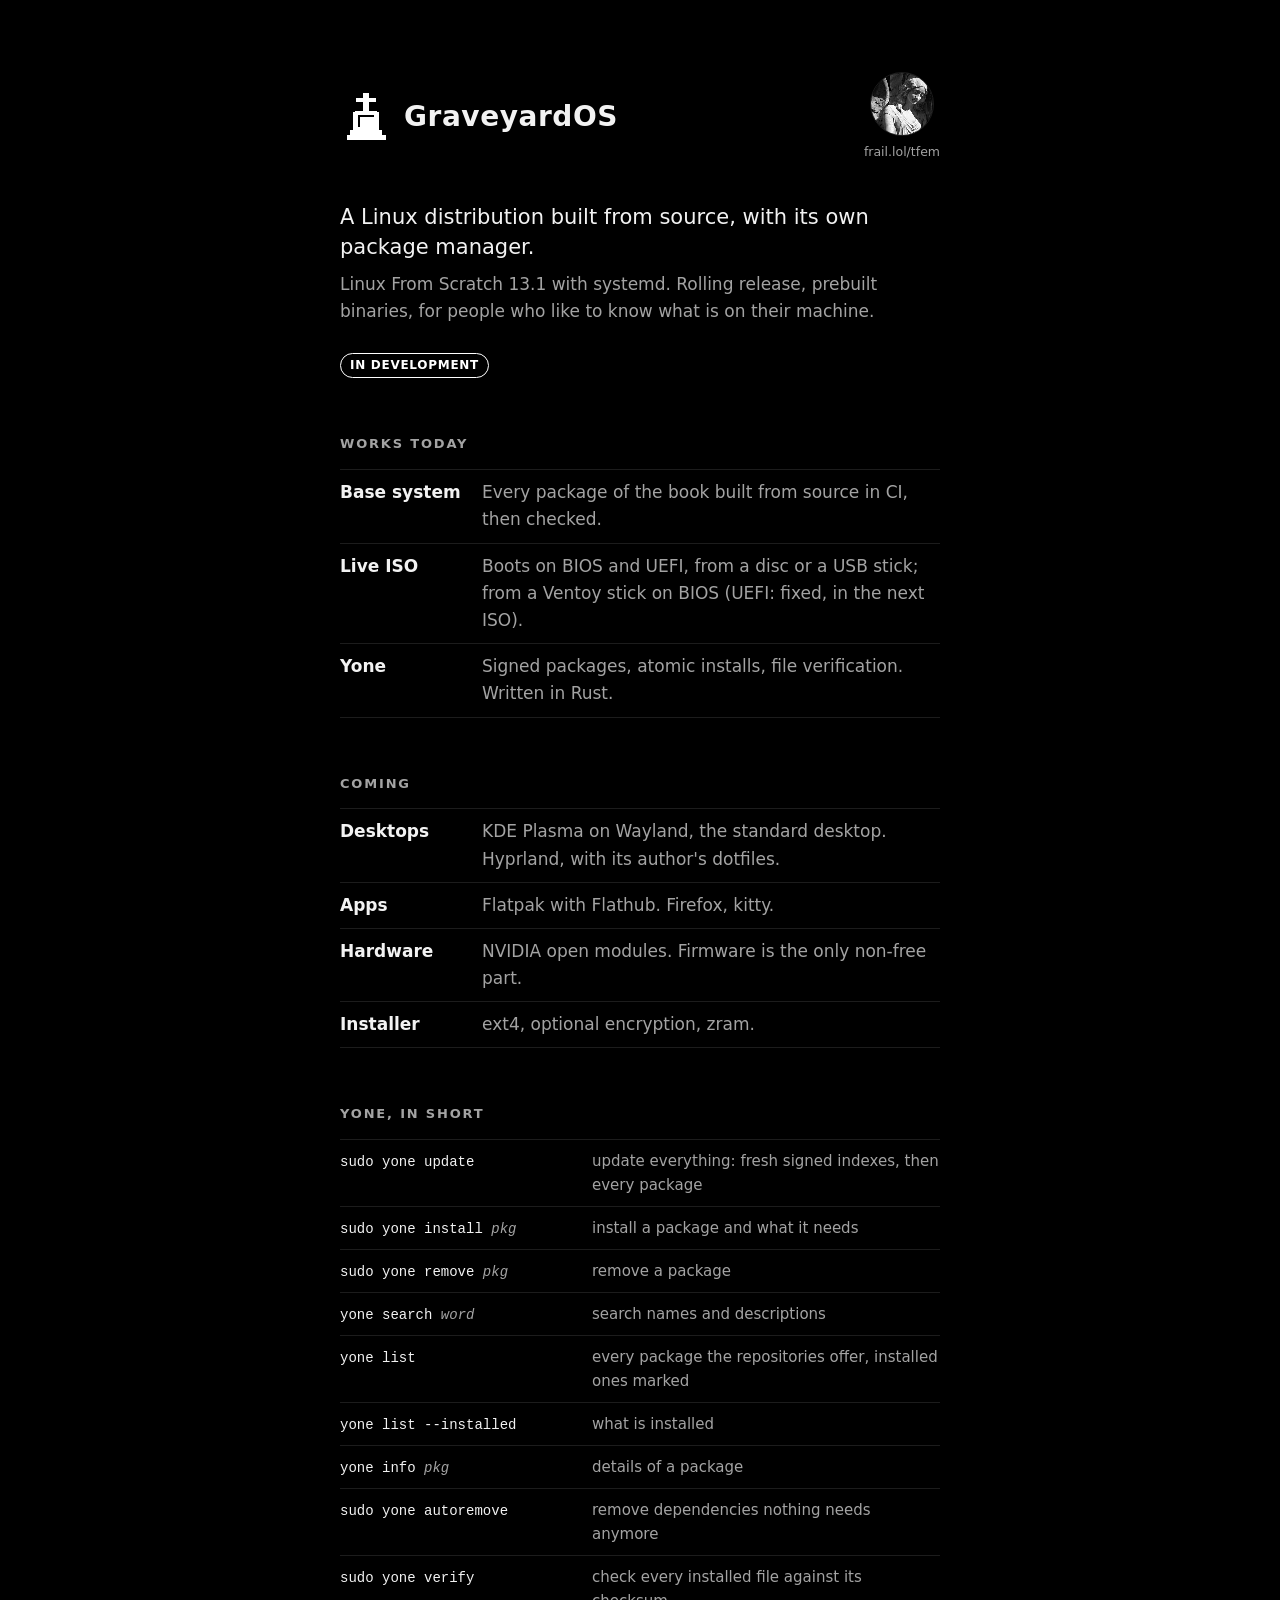
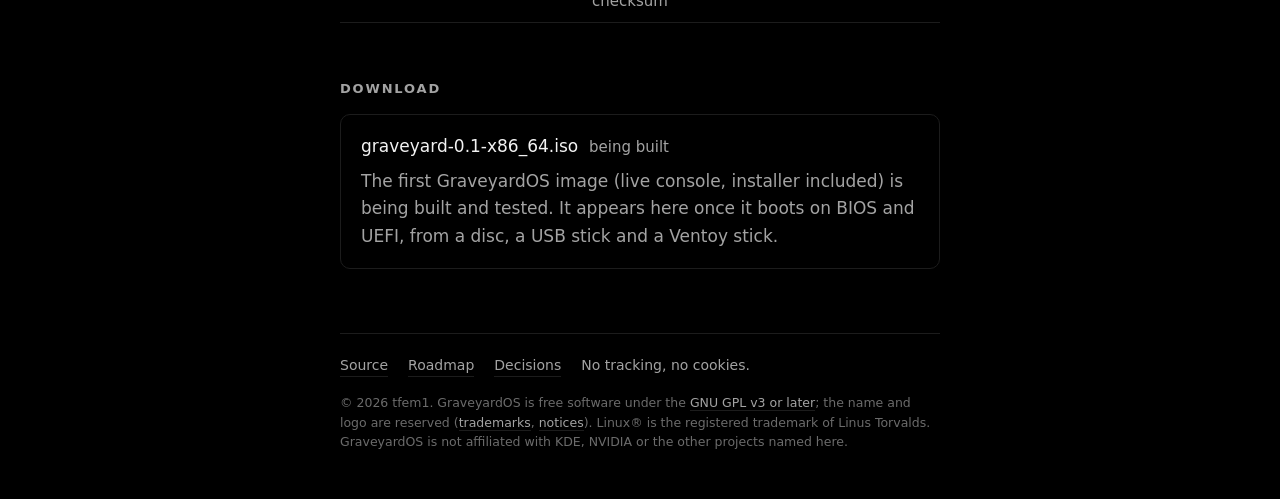
<file: site/index.html>
<!doctype html>
<html lang="en">
<head>
<meta charset="utf-8">
<meta name="viewport" content="width=device-width, initial-scale=1">
<title>GraveyardOS</title>
<meta name="description" content="GraveyardOS: a Linux distribution built from source on Linux From Scratch, with its own package manager, Yone.">
<meta name="color-scheme" content="dark">
<meta name="theme-color" content="#000000">
<link rel="icon" href="graveyard-icon.svg" type="image/svg+xml">
<style>
  :root {
    --bg: #000000;
    --fg: #F2F2F2;
    --muted: #A3A3A3;
    --line: #1C1C1C;
    --accent: #FFFFFF;
    --accent-soft: #FFFFFF;
    --code: #0A0A0A;
  }
  * { box-sizing: border-box; }
  html { background: var(--bg); }
  body {
    margin: 0;
    background: var(--bg);
    color: var(--fg);
    font: 17px/1.6 system-ui, -apple-system, "Segoe UI", Roboto, "Noto Sans", sans-serif;
    -webkit-font-smoothing: antialiased;
  }
  main { max-width: 640px; margin: 0 auto; padding: 72px 20px 48px; }
  a { color: var(--accent-soft); text-decoration: none; border-bottom: 1px solid #555555; }
  a:hover { border-bottom-color: var(--accent-soft); }
  header { display: flex; align-items: center; gap: 12px; }
  header img { width: 52px; height: 52px; image-rendering: pixelated; }
  header h1 { font-size: 28px; letter-spacing: 0.02em; margin: 0; font-weight: 700; }
  .author {
    margin-left: auto; border: 0;
    display: flex; flex-direction: column; align-items: center; gap: 6px;
    font-size: 12.5px; color: var(--muted);
  }
  .author img {
    width: 64px; height: 64px; border-radius: 50%; object-fit: cover;
    border: 1px solid var(--line); filter: grayscale(1);
  }
  .author:hover span { color: var(--fg); }
  .author:hover img { border-color: var(--fg); }
  .cmds { width: 100%; border-collapse: collapse; font-size: 15px; }
  .cmds td { padding: 9px 0; border-top: 1px solid var(--line); vertical-align: top; }
  .cmds tr:last-child td { border-bottom: 1px solid var(--line); }
  .cmds td:first-child { width: 42%; padding-right: 16px; white-space: nowrap; }
  .cmds td:last-child { color: var(--muted); }
  .cmds code { font: 14px ui-monospace, "JetBrains Mono", Menlo, Consolas, monospace; color: var(--fg); }
  .cmds i { color: var(--muted); }
  .lead { font-size: 21px; line-height: 1.45; margin: 40px 0 8px; }
  .sub { color: var(--muted); margin: 0; }
  h2 {
    font-size: 13px; font-weight: 600; letter-spacing: 0.14em; text-transform: uppercase;
    color: var(--muted); margin: 56px 0 14px;
  }
  ul { list-style: none; margin: 0; padding: 0; }
  li { padding: 9px 0; border-top: 1px solid var(--line); display: flex; gap: 14px; }
  li:last-child { border-bottom: 1px solid var(--line); }
  li b { font-weight: 600; min-width: 128px; flex-shrink: 0; }
  li span { color: var(--muted); }
  .tag {
    display: inline-block; font-size: 12px; font-weight: 600; letter-spacing: 0.06em;
    padding: 2px 9px; border-radius: 99px; border: 1px solid var(--accent); color: var(--accent-soft);
    margin-top: 28px;
  }
  pre {
    background: var(--code); border: 1px solid var(--line); border-radius: 10px;
    padding: 16px 18px; overflow-x: auto; margin: 0;
    font: 14px/1.7 ui-monospace, "JetBrains Mono", "Cascadia Code", Menlo, Consolas, monospace;
  }
  pre .p { color: var(--accent); user-select: none; }
  pre .c { color: var(--muted); }
  .download {
    border: 1px solid var(--line); border-radius: 10px; padding: 18px 20px;
  }
  .download p { margin: 0; }
  .download p + p { margin-top: 8px; color: var(--muted); }
  .download .size { color: var(--muted); font-size: 15px; }
  pre.dd { margin-top: 12px; }
  footer {
    margin-top: 64px; padding-top: 20px; border-top: 1px solid var(--line);
    color: var(--muted); font-size: 14px; display: flex; flex-wrap: wrap; gap: 6px 20px;
  }
  footer a { color: var(--muted); border-bottom-color: var(--line); }
  footer .legal { flex-basis: 100%; margin: 10px 0 0; font-size: 12.5px; line-height: 1.55; color: #6B6B6B; }
  @media (max-width: 520px) {
    main { padding-top: 48px; }
    .lead { font-size: 19px; }
    li { flex-direction: column; gap: 0; }
    li b { min-width: 0; }
    .cmds td { display: block; width: auto !important; border: 0; padding: 0; }
    .cmds tr { display: block; padding: 9px 0; border-top: 1px solid var(--line); }
    .author img { width: 48px; height: 48px; }
    .author span { display: none; }
  }
</style>
</head>
<body>
<main>
  <header>
    <img src="graveyard-icon.svg" alt="">
    <h1>GraveyardOS</h1>
    <a class="author" href="https://frail.lol/tfem" title="tfem, who makes GraveyardOS">
      <img src="tfem.jpg" alt="tfem" width="64" height="64">
      <span>frail.lol/tfem</span>
    </a>
  </header>

  <p class="lead">A Linux distribution built from source, with its own package manager.</p>
  <p class="sub">Linux From Scratch 13.1 with systemd. Rolling release, prebuilt binaries, for people who like to know what is on their machine.</p>

  <span class="tag">IN DEVELOPMENT</span>

  <h2>Works today</h2>
  <ul>
    <li><b>Base system</b><span>Every package of the book built from source in CI, then checked.</span></li>
    <li><b>Live ISO</b><span>Boots on BIOS and UEFI, from a disc or a USB stick; from a Ventoy stick on BIOS (UEFI: fixed, in the next ISO).</span></li>
    <li><b>Yone</b><span>Signed packages, atomic installs, file verification. Written in Rust.</span></li>
  </ul>

  <h2>Coming</h2>
  <ul>
    <li><b>Desktops</b><span>KDE Plasma on Wayland, the standard desktop. Hyprland, with its author's dotfiles.</span></li>
    <li><b>Apps</b><span>Flatpak with Flathub. Firefox, kitty.</span></li>
    <li><b>Hardware</b><span>NVIDIA open modules. Firmware is the only non-free part.</span></li>
    <li><b>Installer</b><span>ext4, optional encryption, zram.</span></li>
  </ul>

  <h2>Yone, in short</h2>
  <table class="cmds">
    <tr><td><code>sudo yone update</code></td><td>update everything: fresh signed indexes, then every package</td></tr>
    <tr><td><code>sudo yone install <i>pkg</i></code></td><td>install a package and what it needs</td></tr>
    <tr><td><code>sudo yone remove <i>pkg</i></code></td><td>remove a package</td></tr>
    <tr><td><code>yone search <i>word</i></code></td><td>search names and descriptions</td></tr>
    <tr><td><code>yone list</code></td><td>every package the repositories offer, installed ones marked</td></tr>
    <tr><td><code>yone list --installed</code></td><td>what is installed</td></tr>
    <tr><td><code>yone info <i>pkg</i></code></td><td>details of a package</td></tr>
    <tr><td><code>sudo yone autoremove</code></td><td>remove dependencies nothing needs anymore</td></tr>
    <tr><td><code>sudo yone verify</code></td><td>check every installed file against its checksum</td></tr>
  </table>

  <h2>Download</h2>
  <div class="download">
    <p>graveyard-0.1-x86_64.iso &nbsp;<span class="size">being built</span></p>
    <p>The first GraveyardOS image (live console, installer included) is being built and tested. It appears here once it boots on BIOS and UEFI, from a disc, a USB stick and a Ventoy stick.</p>
  </div>

  <footer>
    <a href="https://github.com/tfem1/GraveyardOS">Source</a>
    <a href="https://github.com/tfem1/GraveyardOS/blob/main/ROADMAP.md">Roadmap</a>
    <a href="https://github.com/tfem1/GraveyardOS/blob/main/DECISIONS.md">Decisions</a>
    <span>No tracking, no cookies.</span>
    <p class="legal">© 2026 tfem1. GraveyardOS is free software under the <a href="https://github.com/tfem1/GraveyardOS/blob/main/LICENSE">GNU GPL v3 or later</a>; the name and logo are reserved (<a href="https://github.com/tfem1/GraveyardOS/blob/main/TRADEMARKS.md">trademarks</a>, <a href="https://github.com/tfem1/GraveyardOS/blob/main/NOTICE.md">notices</a>). Linux® is the registered trademark of Linus Torvalds. GraveyardOS is not affiliated with KDE, NVIDIA or the other projects named here.</p>
  </footer>
</main>
</body>
</html>
</file>
